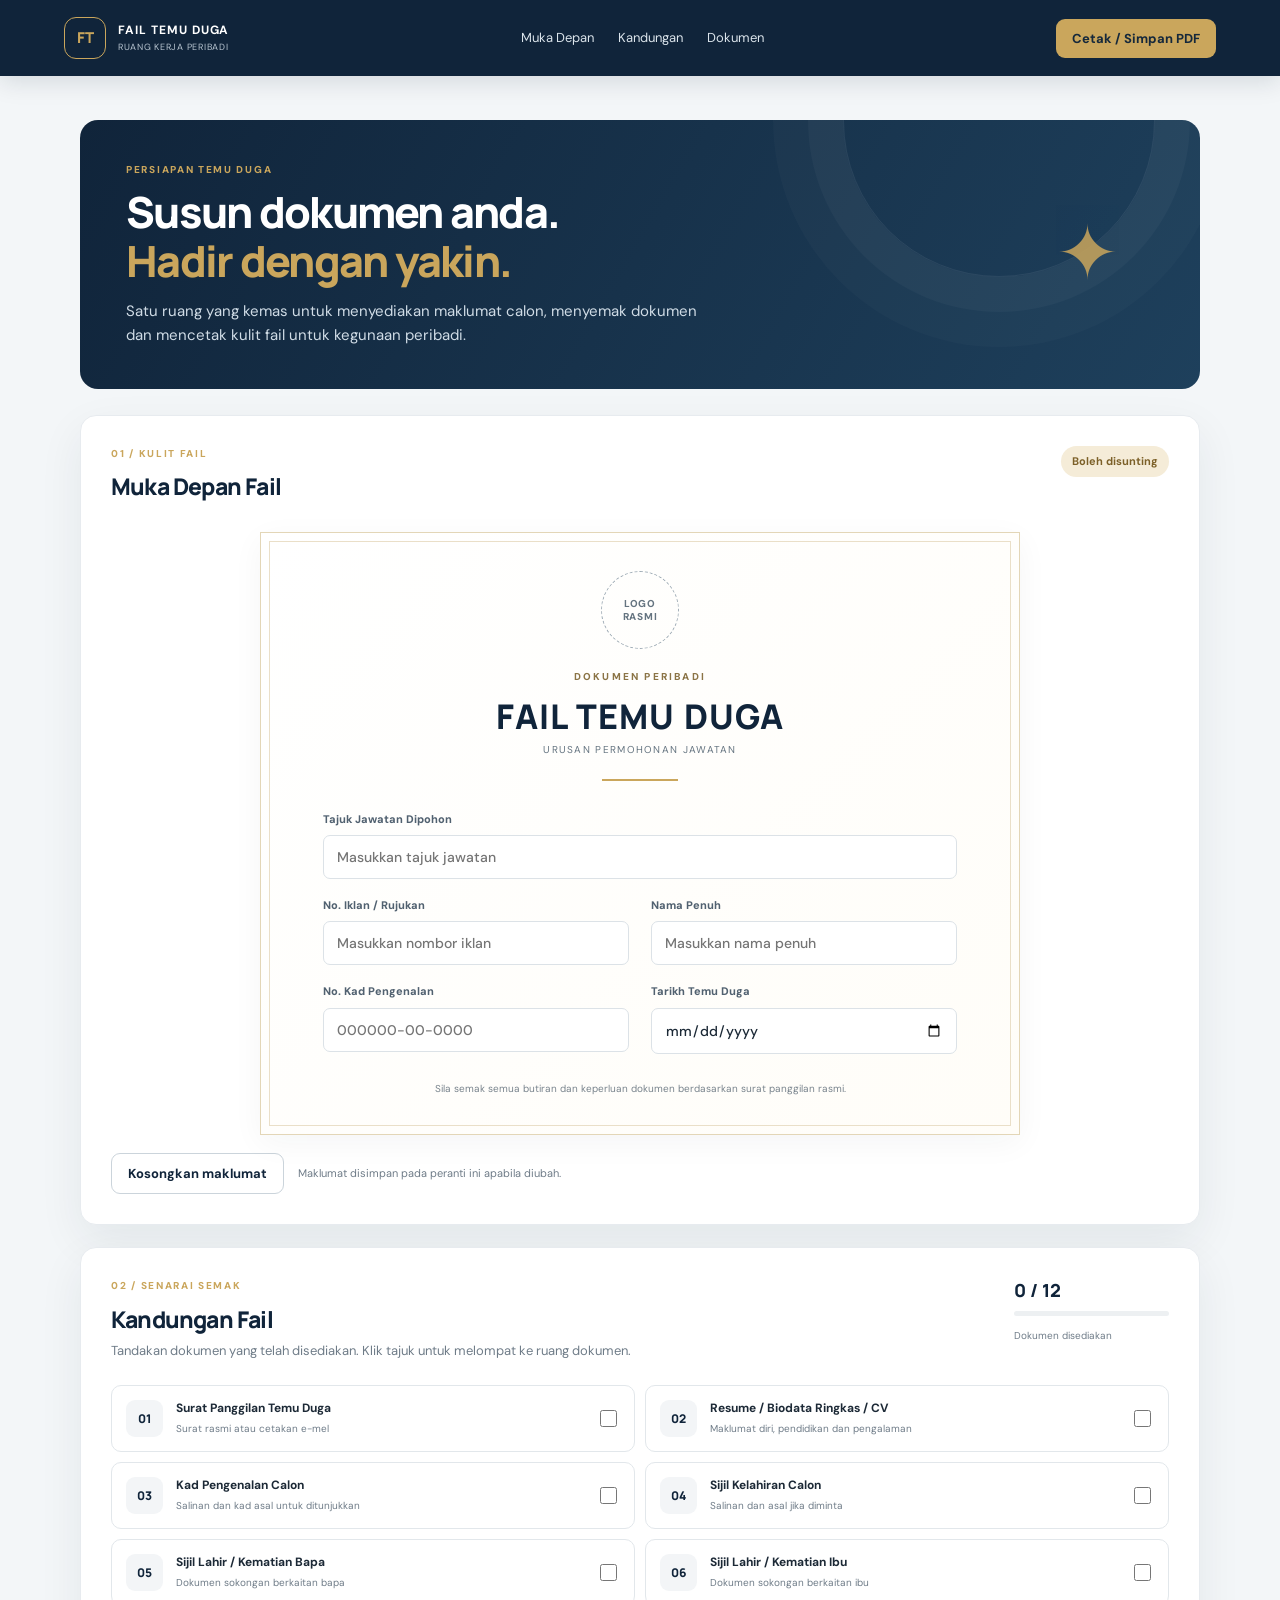
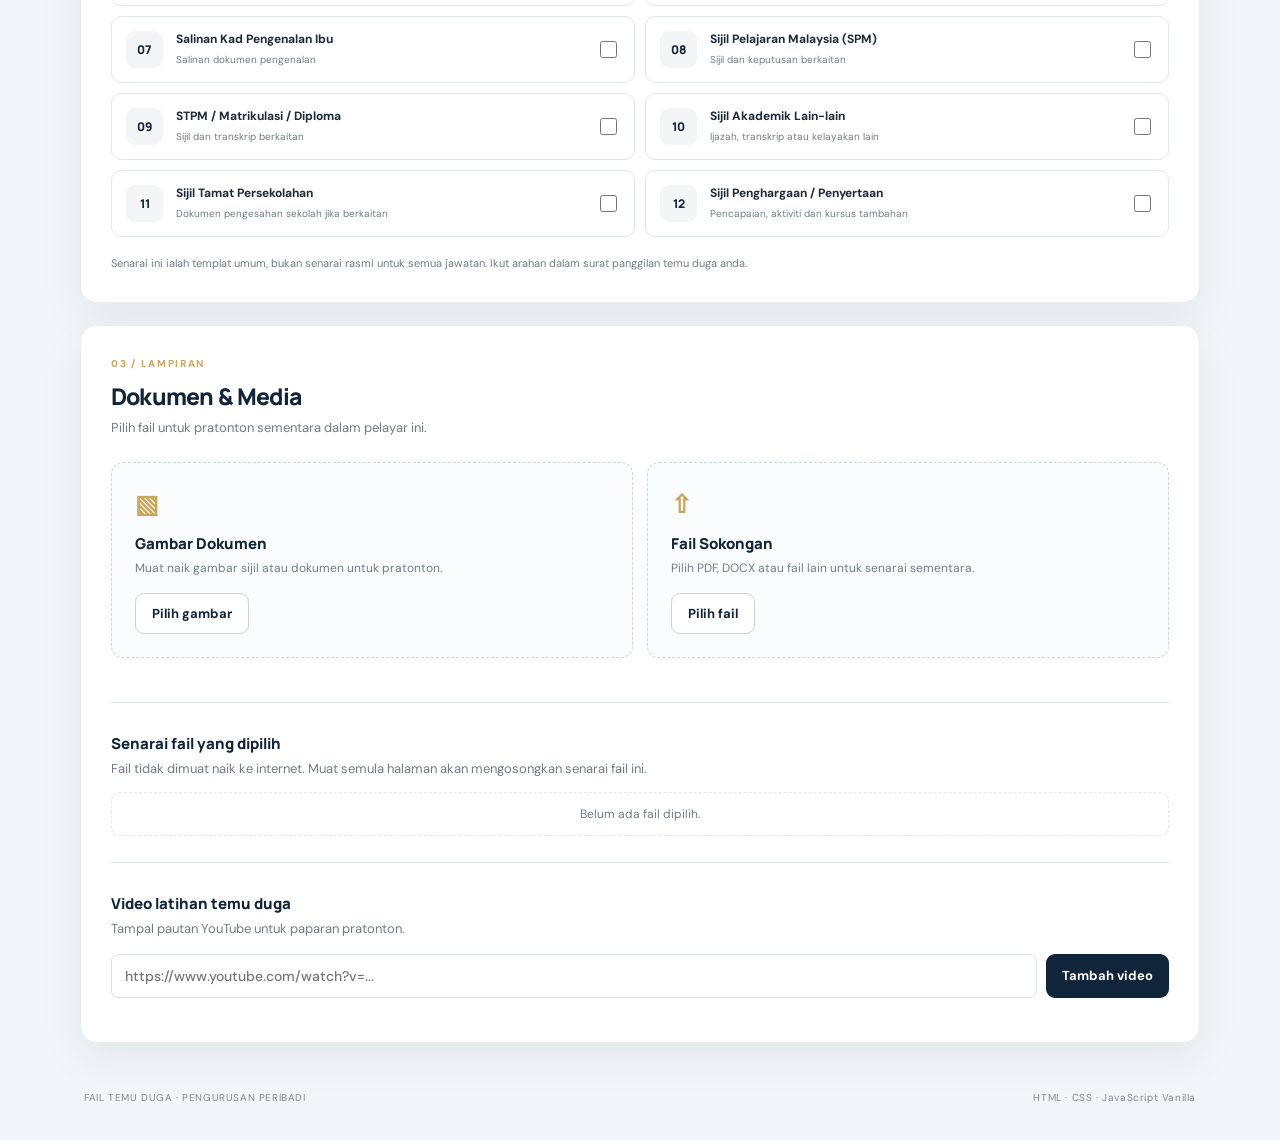
<file: Index.html>
<!doctype html>
<html lang="ms">
<head>
  <meta charset="utf-8">
  <meta name="viewport" content="width=device-width, initial-scale=1">
  <meta name="theme-color" content="#10243a">
  <title>Fail Temu Duga | Pengurusan Peribadi</title>
  <link rel="stylesheet" href="style.css">
  <script src="script.js" defer></script>
</head>
<body>
  <header class="topbar">
    <a class="brand" href="#utama" aria-label="Fail Temu Duga">
      <span class="brand-mark">FT</span>
      <span><strong>FAIL TEMU DUGA</strong><small>RUANG KERJA PERIBADI</small></span>
    </a>
    <nav aria-label="Navigasi utama">
      <a href="#muka-depan">Muka Depan</a><a href="#kandungan">Kandungan</a><a href="#dokumen">Dokumen</a>
    </nav>
    <button class="button button-gold" id="printBtn" type="button">Cetak / Simpan PDF</button>
  </header>

  <main id="utama" class="wrap">
    <section class="welcome">
      <div>
        <p class="eyebrow">PERSIAPAN TEMU DUGA</p>
        <h1>Susun dokumen anda.<br><span>Hadir dengan yakin.</span></h1>
        <p class="welcome-copy">Satu ruang yang kemas untuk menyediakan maklumat calon, menyemak dokumen dan mencetak kulit fail untuk kegunaan peribadi.</p>
      </div>
      <div class="welcome-icon" aria-hidden="true">✦</div>
    </section>

    <section id="muka-depan" class="panel cover-panel">
      <div class="panel-heading">
        <div><p class="eyebrow">01 / KULIT FAIL</p><h2>Muka Depan Fail</h2></div>
        <span class="pill">Boleh disunting</span>
      </div>
      <div class="cover">
        <div class="cover-top">
          <div class="crest" aria-label="Ruang logo kerajaan">LOGO<br>RASMI</div>
          <p class="cover-kicker">DOKUMEN PERIBADI</p>
          <h2>FAIL TEMU DUGA</h2>
          <p class="cover-subtitle">URUSAN PERMOHONAN JAWATAN</p>
          <div class="cover-rule"></div>
        </div>
        <div class="details-grid">
          <label class="field field-wide"><span>Tajuk Jawatan Dipohon</span><input data-save="jawatan" type="text" placeholder="Masukkan tajuk jawatan"></label>
          <label class="field"><span>No. Iklan / Rujukan</span><input data-save="iklan" type="text" placeholder="Masukkan nombor iklan"></label>
          <label class="field"><span>Nama Penuh</span><input data-save="nama" type="text" placeholder="Masukkan nama penuh"></label>
          <label class="field"><span>No. Kad Pengenalan</span><input data-save="kp" type="text" placeholder="000000-00-0000"></label>
          <label class="field"><span>Tarikh Temu Duga</span><input data-save="tarikh" type="date"></label>
        </div>
        <p class="cover-note">Sila semak semua butiran dan keperluan dokumen berdasarkan surat panggilan rasmi.</p>
      </div>
      <div class="action-row no-print"><button class="button button-outline" id="clearBtn" type="button">Kosongkan maklumat</button><span class="save-note" id="saveStatus" aria-live="polite">Maklumat disimpan pada peranti ini apabila diubah.</span></div>
    </section>

    <section id="kandungan" class="panel">
      <div class="panel-heading">
        <div><p class="eyebrow">02 / SENARAI SEMAK</p><h2>Kandungan Fail</h2><p class="muted">Tandakan dokumen yang telah disediakan. Klik tajuk untuk melompat ke ruang dokumen.</p></div>
        <div class="progress-box"><strong id="progressText">0 / 12</strong><div class="progress-track"><span id="progressBar"></span></div><small>Dokumen disediakan</small></div>
      </div>
      <div class="toc-grid" id="tocGrid">
        <a class="toc-item" href="#dokumen"><span class="toc-number">01</span><span><strong>Surat Panggilan Temu Duga</strong><small>Surat rasmi atau cetakan e-mel</small></span><input type="checkbox" aria-label="Tandakan Surat Panggilan Temu Duga"></a>
        <a class="toc-item" href="#dokumen"><span class="toc-number">02</span><span><strong>Resume / Biodata Ringkas / CV</strong><small>Maklumat diri, pendidikan dan pengalaman</small></span><input type="checkbox" aria-label="Tandakan Resume atau CV"></a>
        <a class="toc-item" href="#dokumen"><span class="toc-number">03</span><span><strong>Kad Pengenalan Calon</strong><small>Salinan dan kad asal untuk ditunjukkan</small></span><input type="checkbox" aria-label="Tandakan Kad Pengenalan Calon"></a>
        <a class="toc-item" href="#dokumen"><span class="toc-number">04</span><span><strong>Sijil Kelahiran Calon</strong><small>Salinan dan asal jika diminta</small></span><input type="checkbox" aria-label="Tandakan Sijil Kelahiran Calon"></a>
        <a class="toc-item" href="#dokumen"><span class="toc-number">05</span><span><strong>Sijil Lahir / Kematian Bapa</strong><small>Dokumen sokongan berkaitan bapa</small></span><input type="checkbox" aria-label="Tandakan dokumen bapa"></a>
        <a class="toc-item" href="#dokumen"><span class="toc-number">06</span><span><strong>Sijil Lahir / Kematian Ibu</strong><small>Dokumen sokongan berkaitan ibu</small></span><input type="checkbox" aria-label="Tandakan dokumen ibu"></a>
        <a class="toc-item" href="#dokumen"><span class="toc-number">07</span><span><strong>Salinan Kad Pengenalan Ibu</strong><small>Salinan dokumen pengenalan</small></span><input type="checkbox" aria-label="Tandakan Kad Pengenalan Ibu"></a>
        <a class="toc-item" href="#dokumen"><span class="toc-number">08</span><span><strong>Sijil Pelajaran Malaysia (SPM)</strong><small>Sijil dan keputusan berkaitan</small></span><input type="checkbox" aria-label="Tandakan SPM"></a>
        <a class="toc-item" href="#dokumen"><span class="toc-number">09</span><span><strong>STPM / Matrikulasi / Diploma</strong><small>Sijil dan transkrip berkaitan</small></span><input type="checkbox" aria-label="Tandakan STPM atau Diploma"></a>
        <a class="toc-item" href="#dokumen"><span class="toc-number">10</span><span><strong>Sijil Akademik Lain-lain</strong><small>Ijazah, transkrip atau kelayakan lain</small></span><input type="checkbox" aria-label="Tandakan sijil akademik lain"></a>
        <a class="toc-item" href="#dokumen"><span class="toc-number">11</span><span><strong>Sijil Tamat Persekolahan</strong><small>Dokumen pengesahan sekolah jika berkaitan</small></span><input type="checkbox" aria-label="Tandakan Sijil Tamat Persekolahan"></a>
        <a class="toc-item" href="#dokumen"><span class="toc-number">12</span><span><strong>Sijil Penghargaan / Penyertaan</strong><small>Pencapaian, aktiviti dan kursus tambahan</small></span><input type="checkbox" aria-label="Tandakan sijil penghargaan"></a>
      </div>
      <p class="small-note">Senarai ini ialah templat umum, bukan senarai rasmi untuk semua jawatan. Ikut arahan dalam surat panggilan temu duga anda.</p>
    </section>

    <section id="dokumen" class="panel">
      <div class="panel-heading">
        <div><p class="eyebrow">03 / LAMPIRAN</p><h2>Dokumen & Media</h2><p class="muted">Pilih fail untuk pratonton sementara dalam pelayar ini.</p></div>
      </div>
      <div class="upload-grid">
        <div class="upload-card">
          <div class="upload-icon">▧</div><h3>Gambar Dokumen</h3><p>Muat naik gambar sijil atau dokumen untuk pratonton.</p>
          <label class="button button-outline file-picker">Pilih gambar<input id="imageInput" type="file" accept="image/*" multiple></label>
        </div>
        <div class="upload-card">
          <div class="upload-icon">⇧</div><h3>Fail Sokongan</h3><p>Pilih PDF, DOCX atau fail lain untuk senarai sementara.</p>
          <label class="button button-outline file-picker">Pilih fail<input id="fileInput" type="file" multiple></label>
        </div>
      </div>
      <div id="imageGrid" class="image-grid" aria-live="polite"></div>
      <div class="files-area"><h3>Senarai fail yang dipilih</h3><p class="muted">Fail tidak dimuat naik ke internet. Muat semula halaman akan mengosongkan senarai fail ini.</p><ul id="fileList" class="file-list"><li class="empty-state">Belum ada fail dipilih.</li></ul></div>
      <div class="video-area">
        <h3>Video latihan temu duga</h3><p class="muted">Tampal pautan YouTube untuk paparan pratonton.</p>
        <form id="videoForm" class="video-form"><input id="videoUrl" type="url" placeholder="https://www.youtube.com/watch?v=..." aria-label="Pautan YouTube"><button class="button button-dark" type="submit">Tambah video</button></form>
        <div id="videoGrid" class="video-grid"></div>
      </div>
    </section>
    <footer><span>FAIL TEMU DUGA · PENGURUSAN PERIBADI</span><span>HTML · CSS · JavaScript Vanilla</span></footer>
  </main>
</body>
</html>
</file>
<file: style.css>
@import url('https://fonts.googleapis.com/css2?family=DM+Sans:wght@400;500;600;700&family=Manrope:wght@400;500;600;700;800&display=swap');
:root{--navy:#10243a;--navy2:#193751;--gold:#caa65c;--gold-light:#f5ecd8;--ink:#1c2936;--muted:#6f7c88;--line:#e2e7eb;--paper:#fff;--bg:#f3f6f8;--green:#2e7d61;--shadow:0 16px 45px rgba(16,36,58,.07)}
*{box-sizing:border-box}html{scroll-behavior:smooth;scroll-padding-top:90px}body{margin:0;background:var(--bg);color:var(--ink);font-family:'DM Sans',sans-serif;font-size:15px;line-height:1.55}.topbar{height:76px;padding:0 clamp(18px,5vw,72px);display:flex;align-items:center;gap:30px;justify-content:space-between;background:var(--navy);color:white;position:sticky;top:0;z-index:10;box-shadow:0 5px 24px #0b1b2c22}.brand{display:flex;gap:12px;align-items:center;color:white;text-decoration:none;min-width:max-content}.brand-mark{width:42px;height:42px;display:grid;place-items:center;border:1px solid var(--gold);border-radius:12px;color:var(--gold);font-weight:800;font-family:Manrope,sans-serif}.brand strong,.brand small{display:block;letter-spacing:.08em}.brand strong{font-size:12px}.brand small{font-size:9px;color:#b8c5d1;margin-top:2px}.topbar nav{display:flex;gap:24px}.topbar nav a{color:#dbe4eb;text-decoration:none;font-size:13px}.topbar nav a:hover{color:var(--gold)}.button{border:0;border-radius:9px;padding:11px 16px;font:700 13px 'DM Sans',sans-serif;cursor:pointer;transition:transform .15s,background .15s}.button:hover{transform:translateY(-1px)}.button-gold{background:var(--gold);color:#15283b}.button-dark{background:var(--navy);color:white}.button-outline{background:white;border:1px solid #cbd4db;color:var(--navy)}.wrap{width:min(1120px,calc(100% - 36px));margin:0 auto}.welcome{margin:44px 0 26px;padding:42px 46px;border-radius:18px;background:linear-gradient(120deg,#10243a,#1e405c);color:white;display:flex;align-items:center;justify-content:space-between;overflow:hidden;position:relative}.welcome:after{content:"";position:absolute;width:310px;height:310px;border:1px solid #ffffff13;border-radius:50%;right:45px;top:-155px;box-shadow:0 0 0 35px #ffffff08,0 0 0 70px #ffffff05}.eyebrow{margin:0 0 9px;color:var(--gold);font-size:10px;font-weight:800;letter-spacing:.17em}.welcome h1{font:800 clamp(30px,4vw,43px)/1.15 Manrope,sans-serif;letter-spacing:-.04em;margin:0 0 15px}.welcome h1 span{color:var(--gold)}.welcome-copy{color:#d0dce6;max-width:580px;margin:0}.welcome-icon{font-size:75px;color:var(--gold);opacity:.85;z-index:1;padding:0 35px}.panel{background:var(--paper);border:1px solid #e7ebef;border-radius:16px;padding:30px;margin:22px 0;box-shadow:var(--shadow)}.panel-heading{display:flex;align-items:flex-start;justify-content:space-between;gap:20px;margin-bottom:24px}.panel-heading h2{font:800 23px Manrope,sans-serif;letter-spacing:-.035em;margin:0 0 6px;color:var(--navy)}.muted{color:var(--muted);font-size:13px;margin:0}.pill{background:var(--gold-light);color:#7c6028;padding:7px 11px;border-radius:30px;font-size:11px;font-weight:700}.cover{max-width:760px;margin:0 auto;border:1px solid #e3d6b7;padding:38px clamp(20px,5vw,62px);background:linear-gradient(135deg,#fff 0%,#fffdf8 100%);box-shadow:0 8px 30px #1c29360b;position:relative}.cover:before{content:"";position:absolute;inset:8px;border:1px solid #eadfc8;pointer-events:none}.cover-top{text-align:center;position:relative}.crest{width:78px;height:78px;margin:0 auto 20px;border:1px dashed #9eabb5;border-radius:50%;display:grid;place-content:center;color:#657480;font-size:10px;line-height:1.3;font-weight:800;letter-spacing:.08em}.cover-kicker{font-size:10px;letter-spacing:.22em;color:#8b7446;font-weight:800;margin:0}.cover-top h2{font:800 clamp(24px,4vw,34px) Manrope,sans-serif;color:var(--navy);letter-spacing:.035em;margin:8px 0 3px}.cover-subtitle{font-size:10px;letter-spacing:.13em;color:#657480;margin:0}.cover-rule{height:2px;width:76px;background:var(--gold);margin:22px auto 30px}.details-grid{display:grid;grid-template-columns:1fr 1fr;gap:18px 22px;position:relative}.field{display:flex;flex-direction:column;gap:7px}.field-wide{grid-column:1/-1}.field span{font-size:11px;font-weight:800;color:#516170}.field input,.video-form input{width:100%;border:1px solid #dce2e7;background:#fff;border-radius:7px;padding:12px 13px;font:500 14px 'DM Sans',sans-serif;color:var(--ink);outline:none}.field input:focus,.video-form input:focus{border-color:var(--gold);box-shadow:0 0 0 3px #caa65c20}.cover-note{text-align:center;font-size:10px;color:#78838c;margin:27px 0 0;position:relative}.action-row{display:flex;align-items:center;gap:14px;margin-top:18px}.save-note,.small-note{font-size:11px;color:var(--muted)}.progress-box{min-width:155px}.progress-box strong{font:800 18px Manrope;color:var(--navy)}.progress-box small{font-size:10px;color:var(--muted)}.progress-track{height:5px;background:#edf0f2;border-radius:10px;margin:7px 0;overflow:hidden}.progress-track span{display:block;height:100%;width:0;background:var(--green);transition:width .2s}.toc-grid{display:grid;grid-template-columns:1fr 1fr;gap:10px}.toc-item{display:flex;align-items:center;gap:13px;padding:14px;border:1px solid var(--line);border-radius:10px;text-decoration:none;color:var(--ink);min-width:0;transition:border .15s,background .15s}.toc-item:hover{border-color:var(--gold);background:#fffdf8}.toc-number{display:grid;place-items:center;flex:0 0 37px;height:37px;border-radius:9px;background:#f3f5f7;color:var(--navy);font:800 12px Manrope}.toc-item>span:nth-child(2){flex:1;min-width:0}.toc-item strong,.toc-item small{display:block}.toc-item strong{font-size:12px;line-height:1.4}.toc-item small{font-size:10px;color:var(--muted);margin-top:4px}.toc-item input{accent-color:var(--green);width:17px;height:17px;cursor:pointer}.small-note{margin:18px 0 0}.upload-grid{display:grid;grid-template-columns:1fr 1fr;gap:14px}.upload-card{padding:23px;border:1px dashed #cbd4db;border-radius:12px;background:#fbfcfd}.upload-icon{font-size:25px;color:var(--gold);font-weight:700}.upload-card h3,.files-area h3,.video-area h3{font:800 15px Manrope;color:var(--navy);margin:8px 0 5px}.upload-card p{font-size:12px;color:var(--muted);margin:0 0 15px}.file-picker{display:inline-block;position:relative}.file-picker input{position:absolute;width:1px;height:1px;opacity:0;pointer-events:none}.image-grid{display:grid;grid-template-columns:repeat(auto-fill,minmax(150px,1fr));gap:12px;margin-top:18px}.image-card{border:1px solid var(--line);border-radius:9px;overflow:hidden;background:#fff}.image-card img{width:100%;height:145px;object-fit:cover;display:block;background:#eef1f4}.image-card p{font-size:11px;padding:8px;margin:0;overflow-wrap:anywhere}.files-area,.video-area{border-top:1px solid var(--line);margin-top:26px;padding-top:22px}.file-list{list-style:none;padding:0;margin:13px 0 0}.file-list li{display:flex;align-items:center;justify-content:space-between;gap:12px;padding:12px;border:1px solid var(--line);border-radius:8px;margin-top:8px;font-size:12px;overflow-wrap:anywhere}.file-list .empty-state{color:var(--muted);justify-content:center;border-style:dashed}.file-list button{background:#f2f5f7;border:0;border-radius:6px;padding:7px 9px;cursor:pointer;color:var(--navy)}.video-form{display:flex;gap:9px;margin:14px 0}.video-form input{flex:1;min-width:0}.video-grid{display:grid;grid-template-columns:repeat(auto-fit,minmax(260px,1fr));gap:14px}.video-card{border:1px solid var(--line);border-radius:10px;overflow:hidden}.video-card iframe{width:100%;aspect-ratio:16/9;border:0;display:block;background:#e9eef2}.video-card p{font-size:12px;padding:10px;margin:0}footer{display:flex;justify-content:space-between;gap:16px;padding:25px 4px 35px;color:#7b8791;font-size:10px;letter-spacing:.06em}
@media(max-width:760px){.topbar{height:auto;min-height:68px;padding:12px 18px;flex-wrap:wrap;gap:12px}.topbar nav{order:3;width:100%;overflow:auto;gap:20px;padding:5px 0}.topbar nav a{white-space:nowrap}.topbar .button{padding:10px;font-size:11px}.welcome{padding:30px 24px;margin-top:24px}.welcome-icon{display:none}.panel{padding:22px 17px}.panel-heading{gap:12px}.panel-heading h2{font-size:20px}.toc-grid,.upload-grid{grid-template-columns:1fr}.progress-box{min-width:105px}.details-grid{gap:14px}.field input{padding:11px 10px;font-size:12px}.cover{padding:28px 18px}.action-row{align-items:flex-start;flex-direction:column}.video-form{flex-direction:column}footer{flex-direction:column;gap:5px}}
@media(max-width:430px){.brand strong{font-size:10px}.brand small{font-size:8px}.topbar .button{max-width:120px}.details-grid{grid-template-columns:1fr}.field-wide{grid-column:auto}.panel-heading{flex-direction:column}.progress-box{width:100%}.cover-top h2{font-size:23px}}
@media print{@page{size:A4;margin:14mm}body{background:#fff;font-size:11px}.topbar,.welcome,.action-row,.no-print,#kandungan,#dokumen,footer,.panel-heading .pill{display:none!important}.wrap{width:100%;margin:0}.panel{box-shadow:none;border:0;padding:0;margin:0}.cover-panel{display:block!important}.panel-heading{display:none}.cover{box-shadow:none;border:1px solid #d9cba9;min-height:250mm;padding:28mm 18mm}.cover:before{inset:5mm}.cover-top h2{font-size:25pt}.cover-subtitle{font-size:9pt}.crest{width:25mm;height:25mm}.details-grid{gap:12mm 8mm}.field span{font-size:10pt}.field input{border:0;border-bottom:1px solid #aeb7bf;border-radius:0;padding:5mm 0;font-size:11pt;background:transparent}.cover-note{margin-top:20mm;font-size:8pt}input::placeholder{color:transparent}}
</file>
